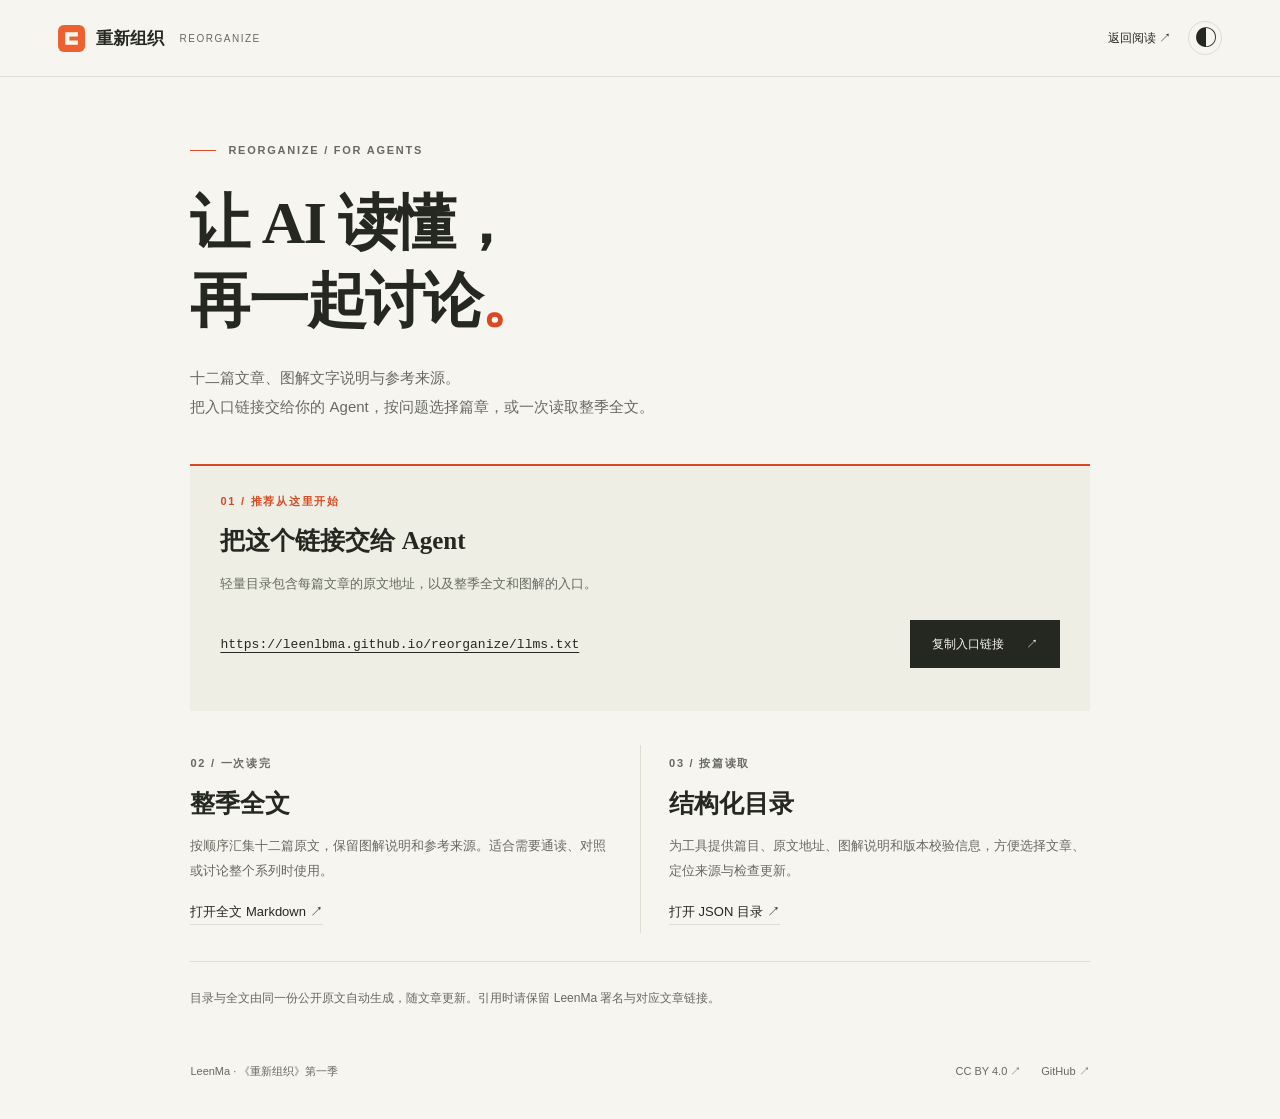
<file: website/src/ai.html>
<!doctype html>
<html lang="zh-CN">
<head>
  <meta charset="utf-8">
  <meta name="viewport" content="width=device-width,initial-scale=1">
  <meta name="theme-color" content="#f7f5ef">
  <meta name="description" content="《重新组织》的 AI 阅读入口：十二篇文章的 Markdown 目录、整季全文和结构化索引，LeenMa 著。">
  <title>AI 阅读入口 · 重新组织</title>
  <link rel="icon" href="favicon.svg" type="image/svg+xml">
  <link rel="stylesheet" href="styles.css">
  <link rel="stylesheet" href="ai.css">
  <link rel="alternate" type="text/plain" href="https://leenlbma.github.io/reorganize/llms.txt" title="AI 阅读目录">
  <link rel="alternate" type="application/json" href="https://leenlbma.github.io/reorganize/ai-index.json" title="文章结构化目录">
  <script src="ai.js" defer></script>
  <script defer src="https://cloud.umami.is/script.js" data-website-id="8ba58f50-24d2-4d61-a09c-1aa3558a4ade"></script>
</head>
<body>
  <a class="skip-link" href="#main">跳到正文</a>
  <header class="site-header ai-site-header">
    <a class="brand" href="./" aria-label="重新组织首页"><img src="favicon.svg" width="27" height="27" alt=""><span>重新组织</span><span class="brand-en">REORGANIZE</span></a>
    <div class="header-actions"><a class="ai-entry" href="./">返回阅读 ↗</a><button type="button" id="theme-button" class="icon-button" aria-label="切换为深色模式" title="切换阅读主题" hidden>◐</button></div>
  </header>
  <main class="ai-page" id="main" tabindex="-1">
    <header class="ai-intro">
      <p class="eyebrow season-line">REORGANIZE / FOR AGENTS</p>
      <h1>让 AI 读懂，<br>再一起讨论<em>。</em></h1>
      <p class="ai-description">十二篇文章、图解文字说明与参考来源。<br>把入口链接交给你的 Agent，按问题选择篇章，或一次读取整季全文。</p>
    </header>
    <section class="ai-start" aria-labelledby="ai-start-title">
      <div class="eyebrow accent">01 / 推荐从这里开始</div>
      <h2 id="ai-start-title">把这个链接交给 Agent</h2>
      <p>轻量目录包含每篇文章的原文地址，以及整季全文和图解的入口。</p>
      <div class="ai-link-row"><a id="ai-directory-link" href="https://leenlbma.github.io/reorganize/llms.txt">https://leenlbma.github.io/reorganize/llms.txt</a><button type="button" class="primary-button" id="copy-ai-link" hidden>复制入口链接 <span aria-hidden="true">↗</span></button></div>
      <p class="ai-copy-status" id="copy-status" role="status" aria-live="polite"></p>
    </section>
    <div class="ai-options">
      <section aria-labelledby="ai-full-title">
        <div class="eyebrow">02 / 一次读完</div>
        <h2 id="ai-full-title">整季全文</h2>
        <p>按顺序汇集十二篇原文，保留图解说明和参考来源。适合需要通读、对照或讨论整个系列时使用。</p>
        <a class="text-link" href="https://leenlbma.github.io/reorganize/llms-full.txt">打开全文 Markdown ↗</a>
      </section>
      <section aria-labelledby="ai-index-title">
        <div class="eyebrow">03 / 按篇读取</div>
        <h2 id="ai-index-title">结构化目录</h2>
        <p>为工具提供篇目、原文地址、图解说明和版本校验信息，方便选择文章、定位来源与检查更新。</p>
        <a class="text-link" href="https://leenlbma.github.io/reorganize/ai-index.json">打开 JSON 目录 ↗</a>
      </section>
    </div>
    <p class="ai-note">目录与全文由同一份公开原文自动生成，随文章更新。引用时请保留 LeenMa 署名与对应文章链接。</p>
    <footer class="site-footer"><span>LeenMa · 《重新组织》第一季</span><div><a href="LICENSE">CC BY 4.0 ↗</a><a href="https://github.com/leenlbma/reorganize">GitHub ↗</a></div></footer>
  </main>
</body>
</html>
</file>
<file: website/src/styles.css>
@charset "UTF-8";
:root{--paper:#f7f5ef;--surface:#fffdf8;--ink:#252820;--muted:#666a5f;--line:#dcded2;--accent:#d94a22;--accent-text:#b83a14;--accent-soft:#f8e7de;--olive:#5f6a40;--soft:#eeeee5;--serif:"Songti SC","Noto Serif CJK SC","Source Han Serif SC",STSong,SimSun,serif;--sans:-apple-system,BlinkMacSystemFont,"PingFang SC","Microsoft YaHei",sans-serif;--article-size:19px;color-scheme:light}
:root[data-theme=dark]{--paper:#1e211e;--surface:#252925;--ink:#e6e7de;--muted:#a1a897;--line:#3d443b;--accent:#fa9671;--accent-text:#fa9671;--accent-soft:#41342b;--olive:#adb88b;--soft:#2d322b;color-scheme:dark}
*{box-sizing:border-box}html{scroll-behavior:smooth;scroll-padding-top:80px}body{margin:0;background:var(--paper);color:var(--ink);font-family:var(--sans);font-size:15px;-webkit-font-smoothing:antialiased}button,input{font:inherit}button,a,input{ -webkit-tap-highlight-color:transparent}button,a{touch-action:manipulation}button{cursor:pointer;color:inherit}a{color:inherit;text-decoration:none}button{border:0;background:none}button:disabled{opacity:.4;cursor:default}a:focus-visible,button:focus-visible,input:focus-visible,summary:focus-visible{outline:2px solid var(--accent);outline-offset:5px}p{line-height:1.85}button,a{transition:background .18s,color .18s,border-color .18s}img{display:block;max-width:100%}svg{display:block}h1,h2,h3,p{margin-top:0}main:focus{outline:none}::selection{background:var(--accent-soft);color:var(--accent-text)}[hidden]{display:none!important}.sr-only{position:absolute;width:1px;height:1px;overflow:hidden;clip:rect(0,0,0,0);white-space:nowrap}.skip-link{position:fixed;left:16px;top:-60px;padding:12px;background:var(--ink);color:var(--paper);z-index:100}.skip-link:focus{top:12px}.site-header{height:77px;padding:0 4.5%;border-bottom:1px solid var(--line);display:flex;align-items:center;gap:30px;position:sticky;top:0;z-index:20;background:var(--paper)}.brand{display:flex;align-items:center;gap:11px;font-size:17px;font-weight:650;white-space:nowrap}.brand-en{font-size:10px;letter-spacing:.15em;font-weight:500;margin-left:5px;color:var(--muted)}.header-links{display:flex;gap:30px;align-items:center;margin-left:auto;font-size:13px}.header-links a:hover,.header-links button:hover{color:var(--accent)}.header-links span{font-size:10px;color:var(--muted);vertical-align:super}.header-actions{display:flex;gap:8px}.icon-button{width:34px;height:34px;display:grid;place-items:center;font-size:22px;border:1px solid var(--line);border-radius:50%}.icon-button:hover{background:var(--soft)}.mobile-only{display:none}.eyebrow{font-size:11px;letter-spacing:.16em;font-weight:600;color:var(--muted);line-height:1.6}.accent{color:var(--accent)}.muted{color:var(--muted)}.small{font-size:12px}.serif{font-family:var(--serif)}.mono{font-family:ui-monospace,SFMono-Regular,Consolas,monospace}.loading{padding:100px 6%;font-family:var(--serif);font-size:24px}.home{max-width:1400px;padding:0 5.5%;margin:auto}.hero{display:grid;grid-template-columns:1.08fr 1fr;gap:5%;min-height:595px;padding:67px 0 50px;align-items:center}.season-line{display:flex;align-items:center;gap:12px;margin-bottom:31px}.season-line:before{content:"";width:26px;height:1px;background:var(--accent)}.hero h1{font-size:clamp(65px,7vw,102px);font-family:var(--serif);font-weight:700;letter-spacing:-.04em;line-height:1.05;margin:0 0 27px}.hero h1 em{font-style:normal;color:var(--accent)}.hero .subtitle{font-size:20px;line-height:1.8;letter-spacing:.08em;margin:0 0 16px}.hero .intro{font-size:14px;color:var(--muted);line-height:1.9;max-width:395px;margin-bottom:29px}.hero-actions{display:flex;align-items:center;gap:26px}.primary-button{display:inline-flex;align-items:center;justify-content:space-between;gap:34px;background:var(--ink);color:var(--paper);padding:14px 22px;font-size:14px;min-height:48px}.primary-button:hover{background:var(--accent);color:var(--paper)}.text-link{font-size:13px;border-bottom:1px solid var(--line);padding-bottom:5px}.text-link:hover{color:var(--accent)}.author-line{display:flex;gap:15px;font-size:11px;color:var(--muted);margin-top:28px;align-items:center}.author-line i{height:12px;width:1px;background:var(--line)}.hero-art{position:relative;align-self:stretch;display:flex;flex-direction:column;justify-content:center}.hero-art svg{width:100%;height:auto;overflow:visible}.hero-art text{font-family:var(--sans);fill:var(--ink)}.hero-art .orbit{stroke:var(--line);fill:none}.hero-art .solid-line{stroke:var(--olive);fill:none}.hero-art .map-box{fill:var(--paper);stroke:var(--line)}.hero-art .center{fill:var(--accent-soft);stroke:var(--accent)}.hero-art .map-link:hover .map-box{stroke:var(--accent);fill:var(--accent-soft)}.hero-art .map-link:focus-visible{outline:none}.hero-art .map-link:focus-visible .map-box{stroke:var(--accent);stroke-width:3}.figure-foot{display:flex;justify-content:space-between;gap:15px;padding:16px 0 0;border-top:1px solid var(--line);font-size:10px;color:var(--muted);letter-spacing:.04em}.hero-art .diagram-en{font-family:Georgia,serif;font-style:italic;fill:var(--muted)}.reading-paths{display:grid;grid-template-columns:1fr 1fr 1fr;border-top:1px solid var(--line);border-bottom:1px solid var(--line);margin-bottom:64px}.path-card{display:flex;align-items:center;gap:19px;padding:23px 22px;border-right:1px solid var(--line)}.path-card:first-child{padding-left:0}.path-card:last-child{border-right:0}.path-card:hover{color:var(--accent)}.path-card .path-index{font-family:var(--serif);font-size:24px;color:var(--olive)}.path-card strong{font-size:14px;font-weight:550;display:block;margin-bottom:7px}.path-card small{font-size:11px;color:var(--muted)}.path-card .arrow{margin-left:auto;font-size:20px}.section-title{display:flex;align-items:end;justify-content:space-between;gap:25px;margin-bottom:28px}.section-title h2{font-family:var(--serif);font-size:35px;font-weight:550;margin:7px 0 0}.section-title p{font-size:13px;color:var(--muted);margin:0}.catalog-tools{display:flex;justify-content:space-between;gap:20px;align-items:center;border-bottom:1px solid var(--line);margin-bottom:30px}.filter-list{display:flex;gap:25px;overflow:auto}.filter-button{white-space:nowrap;padding:14px 0 18px;border-bottom:2px solid transparent;color:var(--muted);font-size:12px}.filter-button[aria-pressed=true]{color:var(--ink);border-color:var(--accent)}.search-wrap{display:flex;align-items:center;gap:10px;max-width:230px;color:var(--muted);flex-shrink:0}.search-wrap input{width:100%;border:0;background:transparent;color:var(--ink);padding:10px 0;font-size:12px;outline-offset:0}.search-wrap span{font-size:20px}.search-result{font-size:12px;color:var(--muted);margin-bottom:20px}.catalog-grid{display:grid;grid-template-columns:repeat(3,minmax(0,1fr));gap:24px 28px}.chapter-card{display:flex;flex-direction:column;border-bottom:1px solid var(--line);min-height:300px;padding:24px 0 25px}.card-top{display:flex;align-items:center;justify-content:space-between;font-size:10px;color:var(--muted);letter-spacing:.04em}.card-number{font-family:var(--serif);font-size:34px;line-height:1;color:var(--accent)}.chapter-card h3{font-family:var(--serif);font-size:22px;line-height:1.6;margin:24px 0 12px;font-weight:650}.chapter-card p{font-size:12px;color:var(--muted);line-height:1.9;margin:0 0 25px}.chapter-card:hover h3{color:var(--accent)}.chapter-card:hover .card-arrow{transform:translateX(4px);color:var(--accent)}.card-foot{display:flex;align-items:center;gap:12px;margin-top:auto;font-size:10px;color:var(--muted)}.card-foot .tag{background:var(--soft);padding:4px 7px;color:var(--olive);letter-spacing:.04em}.card-arrow{font-size:20px;margin-left:auto;transition:transform .2s}.read-mark{color:var(--olive);font-size:11px}.no-results{padding:45px 0;line-height:1.8;grid-column:1/-1;color:var(--muted)}.maps-section{margin:95px 0 68px;padding:45px;background:var(--soft);position:relative}.maps-section .section-title{margin-bottom:35px}.maps-grid{display:grid;grid-template-columns:repeat(5,minmax(0,1fr));border-top:1px solid var(--line)}.map-item{padding:25px 15px 0;border-right:1px solid var(--line);display:block}.map-item:first-child{padding-left:0}.map-item:last-child{border-right:0}.map-item .map-en{font-family:Georgia,serif;font-style:italic;font-size:21px;color:var(--olive)}.map-item h3{font-size:16px;margin:16px 0 10px;font-weight:500}.map-item p{font-size:11px;color:var(--muted);line-height:1.8}.map-item:hover h3{color:var(--accent)}.maps-note{font-size:11px;color:var(--muted);margin:22px 0 0}.site-footer{display:flex;align-items:center;justify-content:space-between;gap:20px;border-top:1px solid var(--line);padding:25px 0 40px;color:var(--muted);font-size:11px}.site-footer .footer-brand{font-family:var(--serif);font-size:21px;color:var(--ink)}.site-footer a:hover{color:var(--accent)}
/* Reading layout */
#reading-progress{height:2px;background:var(--accent);position:fixed;top:76px;left:0;width:0;z-index:22;transition:width .12s linear}.reader-layout{display:grid;grid-template-columns:245px minmax(0,1fr) 218px;max-width:1590px;margin:auto;min-height:calc(100vh - 77px)}.chapter-sidebar{position:sticky;top:77px;height:calc(100vh - 77px);overflow:auto;padding:31px 20px 40px 24px;border-right:1px solid var(--line);scrollbar-width:thin}.sidebar-home{font-size:12px;display:block;color:var(--muted);margin-bottom:33px}.sidebar-group{margin:26px 0 10px;color:var(--muted);font-size:10px;letter-spacing:.08em;font-weight:500}.sidebar-link{display:flex;gap:12px;padding:10px 9px;margin:0 -9px;line-height:1.7;font-size:12px;border-left:2px solid transparent}.sidebar-link .number{font-size:10px;color:var(--muted);min-width:18px;padding-top:2px}.sidebar-link.active{border-color:var(--accent);background:var(--accent-soft);color:var(--accent-text)}.sidebar-link.active .number{color:var(--accent-text)}.sidebar-link:hover{color:var(--accent)}.article-center{min-width:0;padding:49px clamp(25px,4.4vw,70px) 50px}.article-inner{max-width:730px;margin:auto}.article-kicker{display:flex;align-items:center;justify-content:space-between;margin-bottom:27px;font-size:11px;color:var(--muted);letter-spacing:.06em}.article-kicker .kicker-number{font-family:Georgia,serif;font-size:22px;color:var(--accent-text);margin-right:10px}.article-title{font-size:clamp(29px,3.2vw,43px);font-family:var(--serif);line-height:1.5;margin:0 0 26px;font-weight:650;letter-spacing:-.02em}.article-meta{display:flex;flex-wrap:wrap;gap:10px 15px;align-items:center;color:var(--muted);font-size:11px;margin-bottom:25px}.reading-toolbar{display:flex;align-items:center;gap:15px;border-top:1px solid var(--line);border-bottom:1px solid var(--line);padding:10px 0;font-size:11px;margin:0 0 31px;flex-wrap:wrap}.reading-toolbar button,.reading-toolbar a{padding:5px 0}.reading-toolbar button:hover,.reading-toolbar a:hover{color:var(--accent)}.reading-toolbar .tool-label{color:var(--muted);margin-right:auto}.reading-toolbar .font-button{font-size:14px;min-width:26px}.concept{background:var(--soft);padding:25px;margin:0 0 40px}.concept-label{font-size:10px;color:var(--olive);display:flex;align-items:center;gap:12px;letter-spacing:.1em;margin-bottom:17px}.concept-label:after{content:"";height:1px;flex:1;background:var(--line)}.concept-hub{text-align:center;font-size:13px;border:1px solid var(--line);padding:9px;width:fit-content;margin:0 auto 20px;background:var(--paper)}.concept-nodes{display:grid;grid-template-columns:repeat(2,minmax(0,1fr));gap:12px;position:relative}.concept-node{padding:12px;background:var(--paper);border-left:2px solid var(--olive);font-size:12px;line-height:1.5;position:relative}.concept-node b{font-weight:550;display:block;margin:0 0 5px}.concept-node small{font-size:10px;color:var(--muted);display:block}.concept-node .node-no{position:absolute;right:8px;top:8px;color:var(--line);font:16px Georgia,serif}.concept-fork .concept-node{border-left-color:var(--accent)}.concept-flow .concept-node b:before{content:attr(data-step) " / ";color:var(--olive);font-size:10px}.concept-loop .concept-nodes:after{content:"↶";position:absolute;bottom:-29px;right:0;color:var(--olive);font-size:24px}.concept-feedback{margin-top:15px;color:var(--olive);font-size:10px;padding:0 23px 0 0}.concept-takeaway{font-family:var(--serif);font-size:17px;line-height:1.9;margin:22px 0 0}.concept-description{color:var(--muted);font-size:10px;line-height:1.8;margin:10px 0 0}.prose{font-family:var(--sans);font-size:var(--article-size);line-height:1.95;overflow-wrap:anywhere;color:var(--ink)}.prose p{margin:0 0 1.4em;line-height:1.95;letter-spacing:.015em}.prose h2{font-family:var(--serif);font-weight:650;line-height:1.65;font-size:1.35em;margin:2.7em 0 1.15em;padding-top:20px;border-top:1px solid var(--line);scroll-margin-top:22px}.prose h3{font-size:1.04em;line-height:1.7;margin:2em 0 1em}.prose strong{font-weight:650}.prose a{color:var(--accent-text);text-decoration:underline;text-decoration-thickness:1px;text-underline-offset:4px;font-size:inherit}.prose ul,.prose ol{padding-left:1.6em;margin-bottom:1.4em}.prose li{padding-left:4px;margin:8px 0}.prose blockquote{border-left:2px solid var(--accent);padding:0 0 0 22px;margin:25px 0;color:var(--muted)}.prose table{border-collapse:collapse;max-width:100%;display:block;overflow-x:auto;font-size:14px;margin:25px 0}.prose th,.prose td{border:1px solid var(--line);padding:10px}.prose hr{border:0;border-top:1px solid var(--line);margin:35px 0}.toc-sidebar{position:sticky;top:77px;height:calc(100vh - 77px);overflow:auto;scrollbar-width:thin;padding:51px 25px 35px 7px;color:var(--muted);font-size:11px}.toc-title{font-size:10px;letter-spacing:.1em;margin-bottom:20px}.toc-sidebar a{display:block;padding:7px 0 7px 12px;border-left:1px solid var(--line);line-height:1.7;margin-left:0}.toc-sidebar a.active{border-left:2px solid var(--accent);color:var(--accent-text);padding-left:11px}.toc-sidebar a:hover{color:var(--ink)}.toc-progress{border-top:1px solid var(--line);margin-top:27px;padding-top:18px;display:flex;justify-content:space-between}.gallery-section{border-top:1px solid var(--line);margin-top:55px;padding-top:32px;scroll-margin-top:22px}.gallery-section h2{font-family:var(--serif);font-size:25px;font-weight:500}.gallery-section>p{font-size:11px;color:var(--muted)}.image-grid{display:grid;grid-template-columns:repeat(2,minmax(0,1fr));gap:24px 16px;margin:25px 0}.gallery-item{margin:0}.gallery-item button{padding:0;background:var(--soft);width:100%;display:block;overflow:hidden}.gallery-item img{width:100%;height:auto;aspect-ratio:1/1;object-fit:contain;transition:transform .2s}.gallery-item button:hover img{transform:scale(1.02)}.gallery-item figcaption{font-size:11px;color:var(--muted);line-height:1.7;margin-top:10px}.article-download{padding:24px 0 0;border-top:1px solid var(--line);margin:24px 0 0;scroll-margin-top:22px;font-size:13px}.article-download a{text-decoration:underline;text-underline-offset:4px;color:var(--muted)}.article-download a:hover{color:var(--accent)}.next-reading{display:grid;grid-template-columns:1fr 1fr;gap:22px;margin-top:35px;border-top:1px solid var(--line);padding-top:25px}.next-reading a{display:flex;flex-direction:column;gap:12px;font-family:var(--serif);font-size:18px;line-height:1.7}.next-reading a span{font-family:var(--sans);font-size:10px;color:var(--muted)}.next-reading a:hover{color:var(--accent)}.next-reading a:last-child{text-align:right}.end-marker{display:flex;justify-content:center;align-items:center;gap:12px;color:var(--olive);font-size:11px;margin:38px 0 0}.end-marker:before,.end-marker:after{content:"";width:25px;height:1px;background:var(--line)}.reader-mobile-label{display:none}
/* Dialogs and feedback */
dialog{background:var(--paper);color:var(--ink);border:1px solid var(--line);padding:40px;max-width:600px;max-height:86dvh;overflow:auto}dialog::backdrop{background:#20251dcc;backdrop-filter:blur(4px)}body:has(dialog[open]){overflow:hidden}.dialog-close{position:absolute;right:17px;top:10px;font-size:30px;font-weight:300;min-width:38px;height:38px}.about-dialog h2{font-family:var(--serif);font-size:32px;margin:23px 0}.about-dialog p{font-size:14px;line-height:1.9}.about-links a:hover{color:var(--accent)}.image-dialog{max-width:95vw;width:1000px;padding:0;max-height:94dvh}.image-toolbar{position:sticky;top:0;display:flex;align-items:center;gap:15px;justify-content:space-between;padding:10px 18px;background:var(--paper);border-bottom:1px solid var(--line);font-size:12px;z-index:1}.image-toolbar span{margin-right:auto}.image-toolbar a{white-space:nowrap;font-size:11px}.image-toolbar button{font-size:30px;width:32px;height:32px;line-height:1}.image-viewport{overflow:auto;max-height:calc(94dvh - 60px)}.image-viewport img{width:100%;height:auto}.navigation-dialog{width:min(90vw,480px);padding:30px;max-height:88dvh}.navigation-dialog .sidebar-link{font-size:14px}.navigation-dialog .toc-title{margin-top:20px}.navigation-dialog .mobile-toc a{display:block;font-size:13px;padding:9px 0;color:var(--muted);line-height:1.7}#toast{position:fixed;bottom:28px;left:50%;transform:translateX(-50%) translateY(100px);z-index:100;opacity:0;background:var(--ink);color:var(--paper);padding:12px 22px;font-size:13px;pointer-events:none;transition:all .2s}#toast.show{opacity:1;transform:translateX(-50%) translateY(0)}
@media(min-width:1600px){.hero{min-height:670px}.hero h1{font-size:110px}}
@media(max-width:1250px){.reader-layout{grid-template-columns:220px minmax(0,1fr)}.toc-sidebar{display:none}.article-inner{max-width:730px}.reader-mobile-label{display:inline}.mobile-only{display:grid}.catalog-tools{gap:15px}.filter-list{gap:17px}.hero{gap:2%;min-height:545px}.hero h1{font-size:80px}.article-center{padding:43px 6%}.header-links{gap:22px}}
@media(max-width:980px){.hero{grid-template-columns:1.1fr 1fr;padding-top:45px;min-height:520px}.hero h1{font-size:65px}.hero .subtitle{font-size:17px}.hero .intro{font-size:12px}.brand-en{display:none}.catalog-tools{align-items:stretch;flex-direction:column;gap:0}.search-wrap{max-width:none;border-top:1px solid var(--line);padding:3px 0}.filter-list{gap:26px}.chapter-card h3{font-size:20px}.catalog-grid{gap:15px 25px}.maps-section{padding:30px}.map-item{padding:23px 10px 0}.path-card{padding:23px 13px;gap:13px}.path-card small{font-size:10px}.reader-layout{grid-template-columns:190px minmax(0,1fr)}.chapter-sidebar{padding:26px 16px}.sidebar-link{font-size:11px;gap:8px}.article-center{padding:35px 28px}.article-title{font-size:34px}}
@media(max-width:760px){.site-header{height:64px;padding:0 5%;gap:15px}.brand{font-size:16px;gap:9px}.brand img{width:24px;height:24px}.header-links{gap:17px;font-size:12px}.header-links>a:nth-child(2),.header-links button{display:none}.header-actions{gap:7px}.icon-button{width:30px;height:30px;font-size:19px}.home{padding:0 6%}.hero{grid-template-columns:1fr;gap:22px;padding:41px 0 25px;min-height:0}.season-line{margin-bottom:27px}.hero h1{font-size:76px;margin-bottom:24px}.hero .subtitle{font-size:18px}.hero .intro{font-size:13px;max-width:420px}.hero-actions{gap:25px}.hero-art{max-width:440px;width:100%;margin:12px auto 0}.hero-art svg{max-height:370px}.figure-foot{font-size:9px;padding-top:13px}.author-line{margin-top:23px}.reading-paths{grid-template-columns:1fr;margin-bottom:44px}.path-card,.path-card:first-child{padding:18px 0;border-right:0;border-bottom:1px solid var(--line);gap:17px}.path-card:last-child{border-bottom:0}.path-card strong{font-size:14px;margin-bottom:5px}.path-card small{font-size:11px}.path-card .path-index{font-size:22px;min-width:27px}.section-title{display:block;margin-bottom:21px}.section-title h2{font-size:31px;margin-bottom:12px}.section-title p{font-size:12px}.filter-list{gap:22px;scrollbar-width:none}.filter-button{font-size:11px;padding-bottom:13px}.catalog-tools{margin-bottom:13px}.catalog-grid{grid-template-columns:1fr 1fr;gap:6px 23px}.chapter-card{min-height:275px;padding:20px 0}.chapter-card h3{font-size:19px;margin:18px 0 10px;line-height:1.55}.chapter-card p{font-size:11px;line-height:1.9;margin-bottom:20px}.card-top>span:last-child{font-size:9px;max-width:70px;text-align:right;line-height:1.6}.card-number{font-size:29px}.card-foot{gap:8px;flex-wrap:wrap;font-size:9px}.card-foot .tag{padding:3px 5px}.card-arrow{font-size:17px}.maps-section{margin:55px -3% 35px;padding:28px 20px}.maps-grid{grid-template-columns:1fr}.map-item,.map-item:first-child{border-right:0;border-bottom:1px solid var(--line);padding:18px 0;display:grid;grid-template-columns:95px 1fr;align-items:center;column-gap:17px}.map-item:last-child{border-bottom:0}.map-item .map-en{font-size:20px;grid-row:1/3}.map-item h3{font-size:15px;margin:0 0 5px}.map-item p{margin:0;font-size:11px}.maps-note{font-size:10px}.site-footer{align-items:start;flex-direction:column;font-size:10px;gap:12px;padding-bottom:28px}.reader-layout{display:block}.chapter-sidebar{display:none}.article-center{padding:30px 6% 40px}.article-title{font-size:32px;line-height:1.5}.article-kicker{margin-bottom:23px;font-size:10px}.article-kicker .kicker-number{font-size:20px}.article-meta{font-size:10px}.reading-toolbar{gap:16px;font-size:10px;margin-bottom:25px}.concept{padding:20px;margin-bottom:33px}.concept-node{padding:10px;font-size:11px}.concept-node small{font-size:9px}.concept-takeaway{font-size:16px}.concept-description{font-size:10px}.prose{font-size:var(--article-size)}.prose h2{font-size:1.25em;margin-top:2.3em}.prose p{line-height:1.95}.prose h3{font-size:1.02em}#reading-progress{top:63px}.next-reading{gap:18px}.next-reading a{font-size:16px}.gallery-section h2{font-size:23px}.image-grid{gap:20px 13px}.image-toolbar{padding:8px 11px}.image-toolbar span{font-size:11px}.image-toolbar a{font-size:10px}.about-dialog{max-width:92vw;padding:34px 25px}.about-dialog p{font-size:13px}.about-dialog h2{font-size:29px}}
@media(max-width:380px){.header-links{display:none}.header-actions{margin-left:auto}.hero h1{font-size:66px}.catalog-grid{grid-template-columns:1fr}.chapter-card{min-height:230px}.chapter-card h3{font-size:23px}.card-top>span:last-child{max-width:none}.article-title{font-size:28px}.reading-toolbar{gap:11px}.concept-node b{max-width:90%}}
@media(prefers-reduced-motion:reduce){html{scroll-behavior:auto}*,*:before,*:after{transition:none!important;animation:none!important}}
@media print{.site-header,.chapter-sidebar,.toc-sidebar,.reading-toolbar,.concept,.next-reading,.header-actions,#reading-progress,dialog,#toast{display:none!important}.reader-layout{display:block}.article-center{padding:0}.prose{font-size:12pt}.article-title{font-size:24pt}.gallery-section{break-before:page}.prose h2{break-after:avoid}.gallery-item{break-inside:avoid}body{background:white;color:black}}

.section-anchor{display:block;height:0;scroll-margin-top:22px}

/* One editable diagram per article. */
.reading-figure{margin:28px 0 40px;position:relative}
.reading-figure button{display:block;width:100%;padding:0;border:0;background:transparent;cursor:zoom-in;border-radius:16px;overflow:hidden}
.reading-figure img{display:block;width:100%;height:auto}
.reading-figure figcaption{font-size:13px;color:var(--muted);padding-top:9px}







.prose table{display:block;overflow-x:auto;width:100%;border-collapse:collapse;font-size:16px;line-height:1.7;margin:24px 0}
.prose th,.prose td{border:1px solid var(--line,#d9dfda);padding:12px 14px;text-align:left;vertical-align:top;min-width:110px}
.prose th{font-weight:600}
.prose img{max-width:100%;height:auto}
.prose a{overflow-wrap:anywhere}
.prose #references{font-size:1.05em}
.prose #references+ul{font-size:.85em;line-height:1.8}
@media(max-width:720px){.reading-figure{margin:24px 0 30px}.prose th,.prose td{padding:10px;min-width:120px}}

/* Touch targets, diagram zoom and static article pages. */
.reading-figure button{position:relative}
.zoom-hint{position:absolute;right:10px;bottom:10px;background:var(--ink);color:var(--paper);font-size:12px;line-height:1;padding:8px 12px;border-radius:99px;pointer-events:none;box-shadow:0 2px 8px #0003}
.reading-figure button:hover .zoom-hint{background:var(--accent-text)}
.zoom-tools{display:flex;gap:4px;margin-right:4px}
.zoom-tools button{min-width:44px;min-height:44px;font-size:15px;border:1px solid var(--line);border-radius:4px}
.zoom-tools button:hover{background:var(--soft)}
.image-toolbar button#image-close{width:44px;height:44px}
.image-viewport{touch-action:pan-x pan-y;overscroll-behavior:contain}
.image-viewport img{max-width:none;width:100%}
.menu-links{display:flex;flex-wrap:wrap;gap:0 20px;border-bottom:1px solid var(--line);margin:8px 0 22px;padding-bottom:6px}
.menu-links a,.menu-links button{min-height:44px;display:inline-flex;align-items:center;font-size:15px}
.static-reader{display:block}
.static-back{font-size:13px;margin:30px 0 0}
.static-back a{color:var(--muted);text-decoration:underline;text-underline-offset:4px;display:inline-block;padding:10px 0}
@media(max-width:1250px){.icon-button{width:44px;height:44px}.reading-toolbar a,.reading-toolbar button{min-height:44px;display:inline-flex;align-items:center}.reading-toolbar .font-button{min-width:44px;justify-content:center}}
@media(max-width:760px){
.header-links{display:none}
.site-header{gap:8px}.header-actions{margin-left:auto;gap:2px;align-items:center}
.header-actions .ai-entry{min-height:44px;padding:0 10px;font-size:12px}
.reading-toolbar{gap:0 4px;font-size:12px}.reading-toolbar .tool-label{margin-right:auto;padding-right:8px}.reading-toolbar a,.reading-toolbar button{padding:0 8px}
.dialog-close{min-width:44px;height:44px;right:10px;top:6px}
.filter-button{min-height:44px;font-size:12px}
.search-wrap input{min-height:44px;font-size:14px}
.card-foot{font-size:11px}.card-top>span:last-child{font-size:11px;max-width:84px}.chapter-card p{font-size:12px}.card-foot .tag{padding:3px 6px}
.article-kicker,.article-meta{font-size:12px}.figure-foot{font-size:11px}.author-line{font-size:12px}.map-item p,.maps-note{font-size:12px}.site-footer{font-size:12px}.site-footer a{display:inline-block;padding:8px 0}
.next-reading a span{font-size:12px}.sidebar-group{font-size:12px}
.navigation-dialog .sidebar-link,.navigation-dialog .mobile-toc a{min-height:44px;display:flex;align-items:center}
.reading-figure button{border-radius:12px}.zoom-hint{font-size:13px;padding:9px 13px}
.image-dialog{max-width:100vw;width:100vw;max-height:100dvh;height:100dvh;border:0}
.image-dialog[open]{display:flex;flex-direction:column}
.image-viewport{flex:1;max-height:none;min-height:0}
.image-toolbar{gap:6px;padding:6px 8px}.image-toolbar span#image-caption{display:none}.image-toolbar a{font-size:12px;padding:12px 4px}
}
@media(max-width:380px){.header-actions .ai-entry{padding:0 6px}}
@media(max-width:760px){.brand{min-height:44px}.text-link{display:inline-flex;align-items:center;min-height:44px;padding-bottom:0}.article-download a,.static-back a{display:inline-flex;align-items:center;min-height:44px}.image-toolbar a{min-height:44px;display:inline-flex;align-items:center}}

.site-footer .footer-contact{display:flex;align-items:center;flex-wrap:wrap;justify-content:center;gap:6px 18px}.site-footer .footer-contact a{display:inline-block;padding:8px 0}@media(max-width:760px){.site-footer .footer-contact{justify-content:flex-start;gap:4px 16px}}

.static-home{max-width:760px;margin:0 auto;padding:60px 6%}.static-home h1{font-family:var(--serif);font-size:48px;margin:0 0 8px}.static-home .static-subtitle{font-size:18px;color:var(--muted)}.static-list{line-height:2.2;padding-left:1.4em}.static-list small{color:var(--muted);margin-left:8px}.static-home a{border-bottom:1px solid var(--line)}
</file>
<file: website/src/ai.css>
.ai-entry{display:inline-flex;align-items:center;white-space:nowrap;font-size:12px;padding:0 9px;min-height:34px}
.ai-entry:hover{color:var(--accent)}
.ai-site-header .header-actions{margin-left:auto}
.ai-page{max-width:1040px;margin:0 auto;padding:65px 5.5% 0}
.ai-intro{margin-bottom:42px}
.ai-intro .season-line{margin-bottom:24px}
.ai-intro h1{font-family:var(--serif);font-size:clamp(38px,4.7vw,62px);line-height:1.3;font-weight:650;letter-spacing:-.03em;margin-bottom:23px}
.ai-intro h1 em{font-style:normal;color:var(--accent)}
.ai-description{color:var(--muted);font-size:15px;line-height:1.95;margin-bottom:0}
.ai-page h2{font-family:var(--serif);font-size:25px;font-weight:600;line-height:1.5;margin:12px 0}
.ai-start{border-top:2px solid var(--accent);padding:27px 30px 10px;background:var(--soft)}
.ai-start>p,.ai-options p{font-size:13px;color:var(--muted);line-height:1.9}
.ai-link-row{display:flex;gap:20px;align-items:center;justify-content:space-between;margin-top:24px}
.ai-link-row>a{font-family:ui-monospace,SFMono-Regular,Consolas,monospace;font-size:13px;overflow-wrap:anywhere;line-height:1.8;text-decoration:underline;text-underline-offset:4px}
.ai-link-row .primary-button{flex-shrink:0;font-size:12px;gap:22px}
.ai-copy-status{min-height:24px;margin:9px 0 0!important;font-size:12px!important}
.ai-options{display:grid;grid-template-columns:1fr 1fr;margin:34px 0 28px}
.ai-options section{padding:10px 28px 12px 0}
.ai-options section+section{border-left:1px solid var(--line);padding:10px 0 12px 28px}
.ai-options p{margin:0 0 18px}
.ai-note{font-size:12px;color:var(--muted);padding-top:25px;border-top:1px solid var(--line);margin-bottom:30px}
.ai-page .site-footer{border-top:0}
.ai-page .site-footer>div{display:flex;gap:20px}
@media(max-width:760px){.ai-entry{padding:0 4px;font-size:11px;min-height:30px}.site-header .header-links{display:none}.site-header .header-actions{margin-left:auto}.ai-page{padding:38px 6% 0}.ai-intro{margin-bottom:30px}.ai-description{font-size:13px}.ai-start{padding:23px 20px 10px}.ai-link-row{align-items:stretch;flex-direction:column;gap:17px}.ai-link-row>a{font-size:12px}.ai-link-row .primary-button{align-self:flex-start}.ai-options{grid-template-columns:1fr;gap:23px}.ai-options section{padding:0}.ai-options section+section{padding:23px 0 0;border-left:0;border-top:1px solid var(--line)}.ai-note{font-size:11px}.ai-page .site-footer{flex-wrap:wrap;gap:12px}}
</file>
